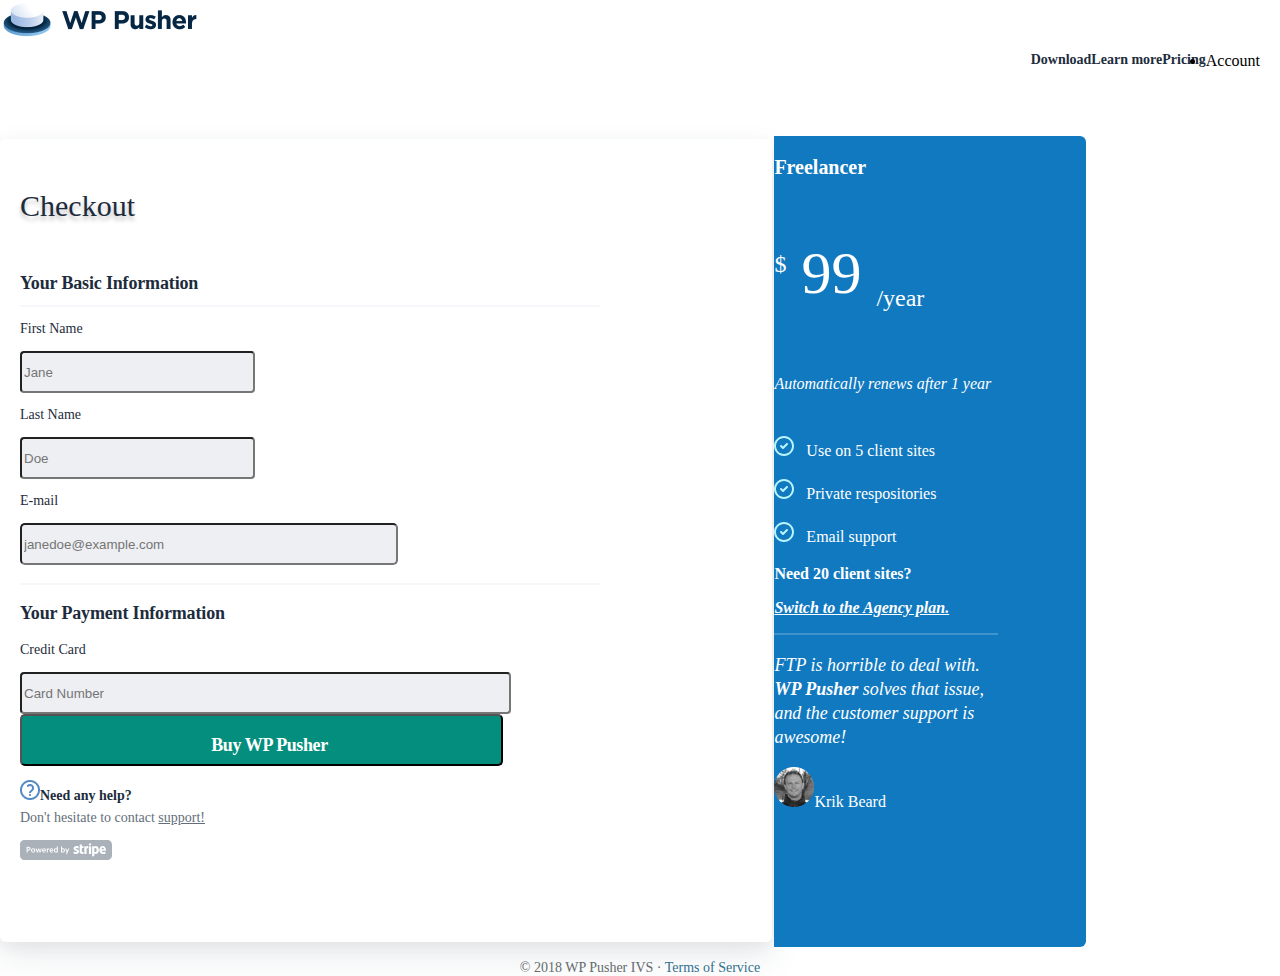
<file: index.html>
<!DOCTYPE html>
<html lang="en">
<head>
    <meta charset="UTF-8">
    <meta name="viewport" content="width=device-width, initial-scale=1.0">
    <title>WP-pusher</title>
    <link rel="stylesheet" href="wppusher.css">
</head>
<body id="body">
<div>
    <div id="rectangle">
        <div>
            <img  id="image" src="./Assets/wppusher-logo copy.png" alt="logo">
        </div>
        <div class="margintop">
            <li id="margin-topp">Download</li>
            <li id="margin-toppp">Learn more</li>
            <li  id="margin-top">Pricing</li>
            <li>Account</li>
        </div>
    </div>
    


    <div>
        <div>
            <form class="form"> 
            <p id="checkout">Checkout</p>
            <div id="basic-info">Your Basic Information</div>
            <div class="names">

                <div class="rectangle-thin"></div>
                <p id="first-name">First Name</p>
                <input  class="name-input" type="text" placeholder="Jane"/>
                <p id="last-name">Last Name</p>
                <input  class="name-input" type="text" placeholder="Doe"/>
            </div>
            <div>
                <p id="email">E-mail</p>
                <input type="text"  id="emailinput" placeholder="janedoe@example.com"/>
            </div>
<br>
            <div class="rectangle-thin"></div>

            <div>
                <p id="payinfo">Your Payment Information</p>
                <div>
                    <p id="creditcard">Credit Card</p>
                    <input type="text" class="cardinput" placeholder="Card Number"/>
                </div>
            </div>
            <div>
                <button id="button"><p id="pusher">Buy WP Pusher</p></button>
               

                    <br>
                <p id="help"><img src="./Assets/Mask.jpg" >Need any help?</p> <p id="support">Don't hesitate to contact <span style="text-decoration: underline;">support!</span></p>
            </div>
            <div>
                <svg xmlns="http://www.w3.org/2000/svg" width="92" height="21" viewBox="0 0 92 21" fill="none">
                    <path opacity="0.502" fill-rule="evenodd" clip-rule="evenodd" d="M87.3613 20.1008H4.63866C2.07657 20.1008 0 18.0243 0 15.4622V4.63866C0 2.07657 2.07657 0 4.63866 0H87.3613C89.9234 0 92 2.07657 92 4.63866V15.4622C92 18.0243 89.9234 20.1008 87.3613 20.1008ZM8.60316 6.87449H6.62632V12.4726H7.6677V10.4625H8.60316C9.74272 10.4625 10.556 9.73035 10.556 8.67274C10.556 7.61513 9.74272 6.87449 8.60316 6.87449ZM13.1761 8.30706C11.9476 8.30706 11.0771 9.18531 11.0771 10.4385C11.0771 11.6832 11.9476 12.57 13.1761 12.57C14.4046 12.57 15.2674 11.6832 15.2674 10.4385C15.2674 9.18531 14.4046 8.30706 13.1761 8.30706ZM20.8245 8.40447L20.0027 11.1707L19.1808 8.40447H18.2376L17.4158 11.1707L16.594 8.40447H15.5526L16.952 12.4726H17.8874L18.7092 9.70639L19.5396 12.4726H20.475L21.8658 8.40447H20.8245ZM24.1612 8.30706C22.9977 8.30706 22.1519 9.17758 22.1519 10.4061C22.1519 11.6747 23.0139 12.57 24.2424 12.57C24.6977 12.57 25.1616 12.4641 25.6255 12.253V11.3817C25.2026 11.626 24.7874 11.7644 24.4132 11.7644C23.7298 11.7644 23.242 11.3415 23.1763 10.723H25.9347C25.951 10.5846 25.951 10.4548 25.951 10.3403C25.951 9.14511 25.2266 8.30706 24.1612 8.30706ZM29.1648 8.34726C29.0511 8.31479 28.9375 8.30706 28.8231 8.30706C28.4736 8.30706 28.1157 8.48565 27.8227 8.81113V8.40447H26.7813V12.4726H27.8227V9.75509C28.0909 9.41338 28.4574 9.22629 28.7991 9.22629C28.9212 9.22629 29.0511 9.24252 29.1648 9.27499V8.34726ZM31.549 8.30706C30.3855 8.30706 29.5397 9.17758 29.5397 10.4061C29.5397 11.6747 30.4025 12.57 31.631 12.57C32.0864 12.57 32.5502 12.4641 33.0141 12.253V11.3817C32.5904 11.626 32.176 11.7644 31.8011 11.7644C31.1184 11.7644 30.6298 11.3415 30.5649 10.723H33.3226C33.3388 10.5846 33.3388 10.4548 33.3388 10.3403C33.3388 9.14511 32.6152 8.30706 31.549 8.30706ZM37.8143 6.62245H36.7644V8.68124C36.4475 8.43694 36.0895 8.30706 35.7316 8.30706C34.6492 8.30706 33.8931 9.18531 33.8931 10.4385C33.8931 11.691 34.6492 12.57 35.7316 12.57C36.0895 12.57 36.4475 12.4401 36.7644 12.1873V12.4726H37.8143V6.62245ZM43.0545 8.30706C42.705 8.30706 42.3471 8.43694 42.0216 8.68124V6.62245H40.9802V12.4726H42.0216V12.1873C42.3471 12.4401 42.705 12.57 43.0545 12.57C44.1445 12.57 44.8929 11.691 44.8929 10.4385C44.8929 9.18531 44.1445 8.30706 43.0545 8.30706ZM48.1724 8.40447L47.1883 11.0732L46.2118 8.40447H45.1457L46.6997 12.3257L45.9188 14.2538H46.9277L49.2386 8.40447H48.1724ZM56.5212 7.95375C57.1884 7.95375 58.0365 8.15785 58.7045 8.51889V6.45082C57.977 6.16091 57.2503 6.04958 56.5228 6.04958C54.7423 6.04958 53.5556 6.97963 53.5556 8.53358C53.5556 10.9635 56.8923 10.5692 56.8923 11.6167C56.8923 12.0226 56.5398 12.1541 56.0504 12.1541C55.3229 12.1541 54.3844 11.8533 53.6476 11.4528V13.5487C54.464 13.8997 55.2912 14.0466 56.0481 14.0466C57.8734 14.0466 59.1313 13.1452 59.1313 11.5649C59.1313 8.94719 55.7752 9.41724 55.7752 8.42921C55.7752 8.08672 56.0612 7.95375 56.5212 7.95375ZM63.5341 6.1957H61.8673L61.8657 4.28921L59.7227 4.74534L59.7126 11.7876C59.7126 13.0872 60.6906 14.0466 61.9933 14.0466C62.7108 14.0466 63.2411 13.9167 63.5333 13.7559V11.9693C63.2527 12.0814 61.8673 12.4842 61.8673 11.1908V8.0674H63.5341V6.1957ZM68.2462 6.19647C67.954 6.09133 66.9281 5.8996 66.4139 6.84434L66.2763 6.1957H64.3783V13.8897H66.5724V8.67351C67.0912 7.9924 67.9671 8.12383 68.2462 8.21429V6.19647ZM71.1253 3.27025L68.9219 3.73876V5.52696L71.1253 5.05845V3.27025ZM71.1253 6.1957H68.9219V13.8897H71.1253V6.1957ZM75.8613 6.04958C75.0009 6.04958 74.445 6.45469 74.142 6.73765L74.0275 6.1957H72.0948L72.0955 16.4425L74.2904 15.9755L74.295 13.4915C74.6105 13.7227 75.0797 14.0466 75.8482 14.0466C77.4184 14.0466 78.8548 12.7834 78.8548 9.99398C78.8548 7.43808 77.4029 6.04958 75.8613 6.04958ZM82.7606 6.04958C80.6724 6.04958 79.4014 7.82464 79.4014 10.0605C79.4014 12.7076 80.8997 14.0466 83.0381 14.0466C84.0872 14.0466 84.875 13.8085 85.4711 13.4776V11.7095C84.8727 12.011 84.1862 12.195 83.3149 12.195C82.4591 12.195 81.7053 11.892 81.6071 10.863H85.9048C85.9149 10.7447 85.9342 10.2847 85.9342 10.0721C85.9342 7.82386 84.8456 6.04958 82.7606 6.04958ZM82.7467 7.83933C83.2855 7.83933 83.8576 8.25449 83.8576 9.24252H81.5878C81.5878 8.25371 82.1977 7.83933 82.7467 7.83933ZM75.3364 12.1077C74.8215 12.1077 74.5146 11.9221 74.3012 11.691L74.2881 8.42921C74.5169 8.17795 74.8331 7.99395 75.3364 7.99395C76.1397 7.99395 76.6924 8.89385 76.6924 10.0419C76.6924 11.224 76.1482 12.1077 75.3364 12.1077ZM42.8349 11.6747C42.5504 11.6747 42.2651 11.5526 42.0216 11.309V9.568C42.2651 9.3237 42.5504 9.20155 42.8349 9.20155C43.4209 9.20155 43.8276 9.70639 43.8276 10.4385C43.8276 11.1707 43.4209 11.6747 42.8349 11.6747ZM35.9596 11.6747C35.3651 11.6747 34.9585 11.1707 34.9585 10.4385C34.9585 9.70639 35.3651 9.20155 35.9596 9.20155C36.2441 9.20155 36.5286 9.3237 36.7644 9.568V11.309C36.5286 11.5526 36.2441 11.6747 35.9596 11.6747ZM31.5088 9.11187C31.9719 9.11187 32.3059 9.49456 32.3384 10.0481H30.5649C30.6136 9.48682 31.004 9.11187 31.5088 9.11187ZM24.1202 9.11187C24.5841 9.11187 24.9181 9.49456 24.9506 10.0481H23.1763C23.2257 9.48682 23.6162 9.11187 24.1202 9.11187ZM13.1761 11.6995C12.5661 11.6995 12.1432 11.1869 12.1432 10.4385C12.1432 9.69015 12.5661 9.17758 13.1761 9.17758C13.7784 9.17758 14.2012 9.69015 14.2012 10.4385C14.2012 11.1869 13.7784 11.6995 13.1761 11.6995ZM8.45704 9.61671H7.6677V7.72104H8.45704C9.05929 7.72104 9.48218 8.10373 9.48218 8.67274C9.48218 9.23402 9.05929 9.61671 8.45704 9.61671Z" fill="#566473"/>
                </svg>
            </div>
            </form>
        </div>

        <div id="divvv">
            <p id="free-lancer">Freelancer</p>
            
            <p style="color: white; font-size: 3.75rem;"><sup style="color: white; font-size: 1.5rem; font-family: lato;">$</sup> 99 <sub style="color: white; font-size: 1.5rem; font-family: lato; ">/year</sub></p>




            <p id="renew">Automatically renews after 1 year</p>

            <div>
                <div>
                <p class="para"> 
                    <svg xmlns="http://www.w3.org/2000/svg" width="20" height="20" viewBox="0 0 20 20" fill="none">
                        <path fill-rule="evenodd" clip-rule="evenodd" d="M10 20C4.47715 20 0 15.5228 0 10C0 4.47715 4.47715 0 10 0C15.5228 0 20 4.47715 20 10C20 15.5228 15.5228 20 10 20ZM10 18C14.4183 18 18 14.4183 18 10C18 5.58172 14.4183 2 10 2C5.58172 2 2 5.58172 2 10C2 14.4183 5.58172 18 10 18ZM6.29289 9.29289C6.68342 8.90237 7.31658 8.90237 7.70711 9.29289L9 10.5858L12.2929 7.29289C12.6834 6.90237 13.3166 6.90237 13.7071 7.29289C14.0976 7.68342 14.0976 8.31658 13.7071 8.70711L9.70711 12.7071C9.31658 13.0976 8.68342 13.0976 8.29289 12.7071L6.29289 10.7071C5.90237 10.3166 5.90237 9.68342 6.29289 9.29289Z" fill="#B9F5FF"/>
                        </svg> &nbsp;   Use on 5 client sites</p>
                </div>

                <div>
                <p class="para"><svg xmlns="http://www.w3.org/2000/svg" width="20" height="20" viewBox="0 0 20 20" fill="none">
                    <path fill-rule="evenodd" clip-rule="evenodd" d="M10 20C4.47715 20 0 15.5228 0 10C0 4.47715 4.47715 0 10 0C15.5228 0 20 4.47715 20 10C20 15.5228 15.5228 20 10 20ZM10 18C14.4183 18 18 14.4183 18 10C18 5.58172 14.4183 2 10 2C5.58172 2 2 5.58172 2 10C2 14.4183 5.58172 18 10 18ZM6.29289 9.29289C6.68342 8.90237 7.31658 8.90237 7.70711 9.29289L9 10.5858L12.2929 7.29289C12.6834 6.90237 13.3166 6.90237 13.7071 7.29289C14.0976 7.68342 14.0976 8.31658 13.7071 8.70711L9.70711 12.7071C9.31658 13.0976 8.68342 13.0976 8.29289 12.7071L6.29289 10.7071C5.90237 10.3166 5.90237 9.68342 6.29289 9.29289Z" fill="#B9F5FF"/>
                    </svg>    &nbsp;  Private respositories</p>
                </div>


                <div>
                     <p class="para"> 
                            <svg xmlns="http://www.w3.org/2000/svg" width="20" height="20" viewBox="0 0 20 20" fill="none">
                                <path fill-rule="evenodd" clip-rule="evenodd" d="M10 20C4.47715 20 0 15.5228 0 10C0 4.47715 4.47715 0 10 0C15.5228 0 20 4.47715 20 10C20 15.5228 15.5228 20 10 20ZM10 18C14.4183 18 18 14.4183 18 10C18 5.58172 14.4183 2 10 2C5.58172 2 2 5.58172 2 10C2 14.4183 5.58172 18 10 18ZM6.29289 9.29289C6.68342 8.90237 7.31658 8.90237 7.70711 9.29289L9 10.5858L12.2929 7.29289C12.6834 6.90237 13.3166 6.90237 13.7071 7.29289C14.0976 7.68342 14.0976 8.31658 13.7071 8.70711L9.70711 12.7071C9.31658 13.0976 8.68342 13.0976 8.29289 12.7071L6.29289 10.7071C5.90237 10.3166 5.90237 9.68342 6.29289 9.29289Z" fill="#B9F5FF"/>
                                </svg>   &nbsp;    Email support</p>
                </div>
            </div>
            <div>
                <p id="sites">Need 20 client sites?</p> <p id="agency">Switch to the Agency plan.</p>
            </div>
           <div class="thin-rectangle"></div>
            <div>
                <p id="para1">
                    FTP is horrible to deal with. <span style="font-weight: 700;"> WP Pusher </span> solves that issue, and the customer support is awesome!
                </p>
            </div>
            <div>
                <!--Replace me with an image-->
                
                <p style="color: white;"><img src="./Assets/Bitmap.png">Krik Beard </p>
            </div>
        </div>

        <br>

        <div class="endidng">
            © 2018 WP Pusher IVS · <span style="color: #31708F;"> Terms of Service</span></span>
        </div>
    </div>



</body>
</html>
</file>
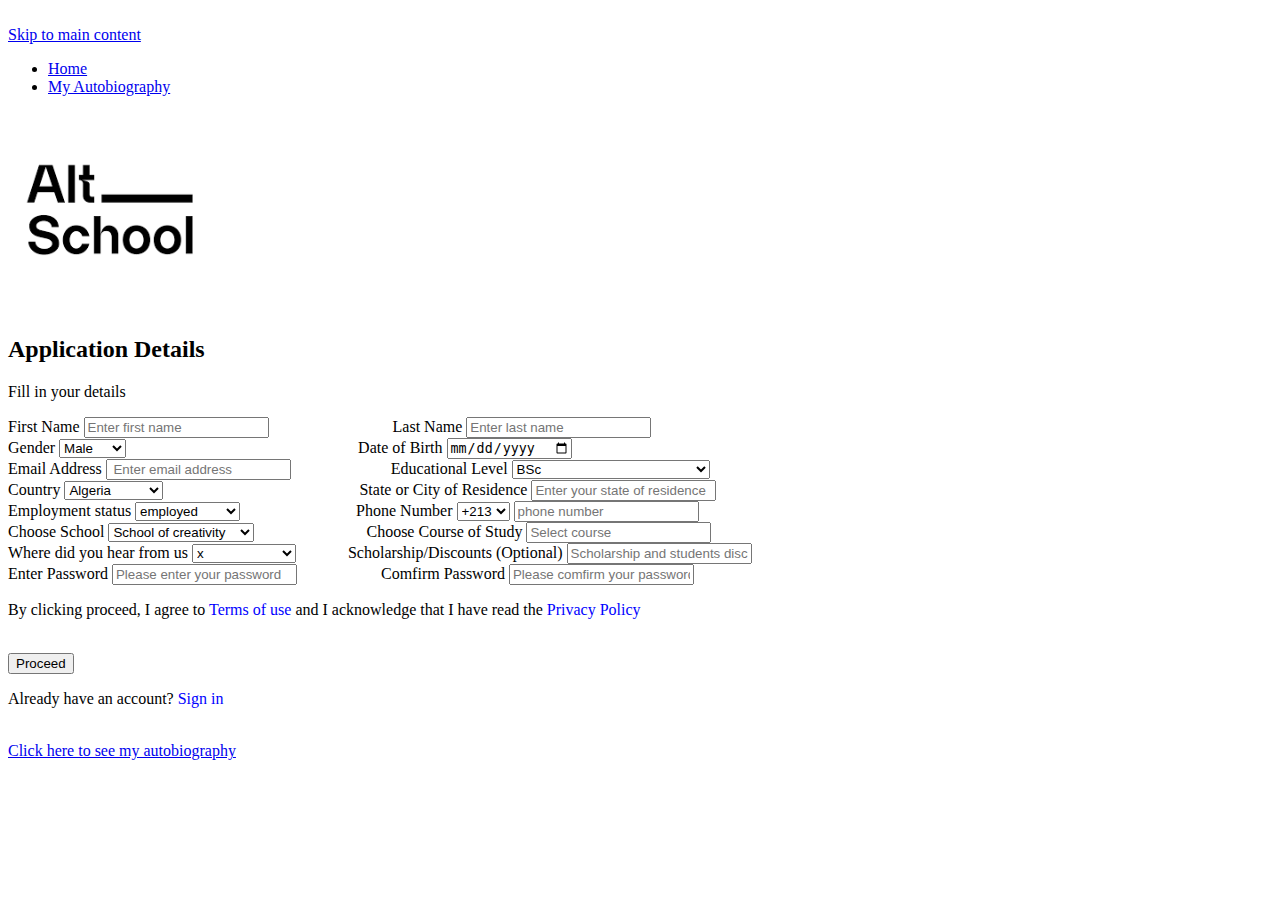
<file: AltSchool-Africa-Admission-Form.html>
<!DOCTYPE html>
<html lang="en">
<head>
    <meta charset="UTF-8">
    <meta name="viewport" content="width=device-width, initial-scale=1.0">
    <title>Signup</title>
</head>

<main>


<body>

    <br>

    <header>
      <a href="AltSchool-Africa-Admission-Form.html" class="skip-to-main-content-link">Skip to main content</a>
      <nav>
        <ul>
            <li><a href="AltSchool-Africa-Admission-Form.html">Home</a></li>
            <li> <a href="Josephine-Jerome-Biography.html">My Autobiography</a></li>
        </ul>
      </nav>

    <title>
        AltSchool sign up
    </title>
    </header>



    <article>
<img src="./Assets/AltSchool.png" alt="ERRRRR invalid image source" width="200" height="200">


<form action="action-page.php">
    <div class="form group">

    </article>

    <article>
<h2>
    Application Details
</h2>
    </article>

    <section>
<p>
    Fill in your details
</p>

<label for="Name"> First Name</label> 
<input type="text" placeholder="Enter first name" name="First Name" required maxlength="15"  ="First name required"> &emsp; &emsp; &emsp; &emsp; &emsp; &emsp;

<label for="Last Name"> Last Name</label>
<input type="text" placeholder="Enter last name" name="Last Name"  required maxlength="20"  id="Last Name Required">
    </div>

<div>
<label for="Gender"> Gender</label>
<select>
    <option>
        Male
    </option>
    <option>
        Female
    </option>
</select> &emsp; &emsp; &emsp; &emsp; &emsp; &emsp; &emsp; &emsp; &emsp; &nbsp; &nbsp; &nbsp; &nbsp; &nbsp; &nbsp;

<label for="Date Of Birth"> Date of Birth</label>
<input type="date" placeholder="Date Of Birth" name="Date of birth"  required maxlength="4" required minlength="2"   id="Important">
</div>

<div class="form group">
    <label for="Email"> Email Address</label>
    <input type="email" placeholder=" Enter email address" name="Email Address" id="Important"> &emsp; &emsp; &emsp;  &emsp; &nbsp; &nbsp;

    <label for="Educational Level">Educational Level</label>
    <select>
        <option>
            BSc
        </option>
        <option>
            MSc
        </option>
        <option>
            Doctorate(Phd)
        </option>
        <option>Secondary school/Highschool</option>
        <option>
            Under graduate
        </option>
        <option>
            Junior/Middle school
        </option>
        <option>
            Post graduate
        </option>
    </select>
</div>

<div class="form group">
    <label for="Country" placeholder="Select Country">Country</label> 
    <select>
        <option>
            Algeria
        </option>
        <option>
            Ghana
        </option>
        <option>
            Mali
        </option>
        <option>
            Mozambique
        </option>
        <option>
            Niger
        </option>
        <option>
            Nigeria
        </option>
        <option>
            South Africa
        </option>
        <option>
            Zambia
        </option>
        <option>
            Zimbabwe
        </option>
    </select> &emsp; &emsp; &emsp; &emsp;&emsp; &emsp; &emsp; &nbsp; &nbsp; &nbsp; &nbsp; &nbsp; &nbsp; &nbsp;

    <label for="State or City of Residence"> State or City of Residence</label>
    <input type="text" placeholder="Enter your state of residence" name="State or City of Residence" id="Important">
</div>

<div>
    <label for="Employment status">Employment status</label>
    <select>
        <option>
            employed
        </option>
        <option>
            unemployed
        </option>
        <option>
            self employed
        </option>
    </select> &emsp; &emsp; &emsp; &emsp; &nbsp;  &nbsp; &nbsp; &nbsp;

    <label for="Phone number">Phone Number</label>
    <select>
        <option>
         +213
        </option>
        <option>
            +233
        </option>
        <option>
            +223
        </option>
        <option>
            +258
        </option>
        <option>
            +234
        </option>
        <option>
            +227
        </option>
        <option>
            +27
        </option>
        <option>
            +260
        </option>
        <option>
            +263
        </option>
    </select>
    <input type="tel" placeholder="phone number" required maxlength="12">
</div>

<div>
    <label for="Choose School"> Choose School</label>
    <select>
        <option>
            School of creativity
        </option>
        <option>
            School of business
        </option>
        <option>
            School of Marketing
        </option>
        <option>
            School of technology
        </option>
    </select> &emsp; &emsp; &emsp; &emsp; &emsp; &nbsp;

    <label for="Choose Course Of Study">Choose Course of Study</label>
    <input type="text" placeholder="Select course"
</div>

<div>
    <label for="Name"> Where did you hear from us</label>
    <select>
        <option>
            x
        </option>
        <option>
            Facebook
        </option>
        <option>
            Linked In
        </option>
        <option>
            Youtube
        </option>
        <option> Friend </option>
        <option>
            Instagram
        </option>
        <option>
            Bill board
        </option>
        <option>
            family/relative
        </option>
    </select> &emsp; &emsp; &nbsp;
     <label for="Name">Scholarship/Discounts (Optional)</label>
    <input type="text" placeholder="Scholarship and students discounts" name="Scholarship and student discounts" id="Important">

</div>

<div>
    <label for="Name">Enter Password</label>
    <input type="text" placeholder="Please enter your password" id="Important" minlength="5" maxlength="10"> &emsp; &emsp; &emsp; &emsp;

    <label for="Name">Comfirm Password</label>
    <input type="text" placeholder="Please comfirm your password" id="Important" minlength="5" maxlength="10"> 
</div>
</form>

</section>

<p>By clicking proceed, I agree to <span style="color: blue;">Terms of use</span>      and I acknowledge that I have read the   <span style="color: blue;">Privacy Policy</span></p>

<br>
<form>
  <div class="clearfix">
    <button type="submit" class="signup button">Proceed</button>
  </div> 

  <div>
    <p>Already have an account? <span style="color: blue;">Sign in </span></p>
  </div>
</form>


<br>

<div id="main-content">
    <!--Your main Content goes here -->
    <a href="Josephine-Jerome-Biography.html" class="skip-navigation">Click here to see my autobiography</a>
</div>

</main>


</body>
</html>
</file>
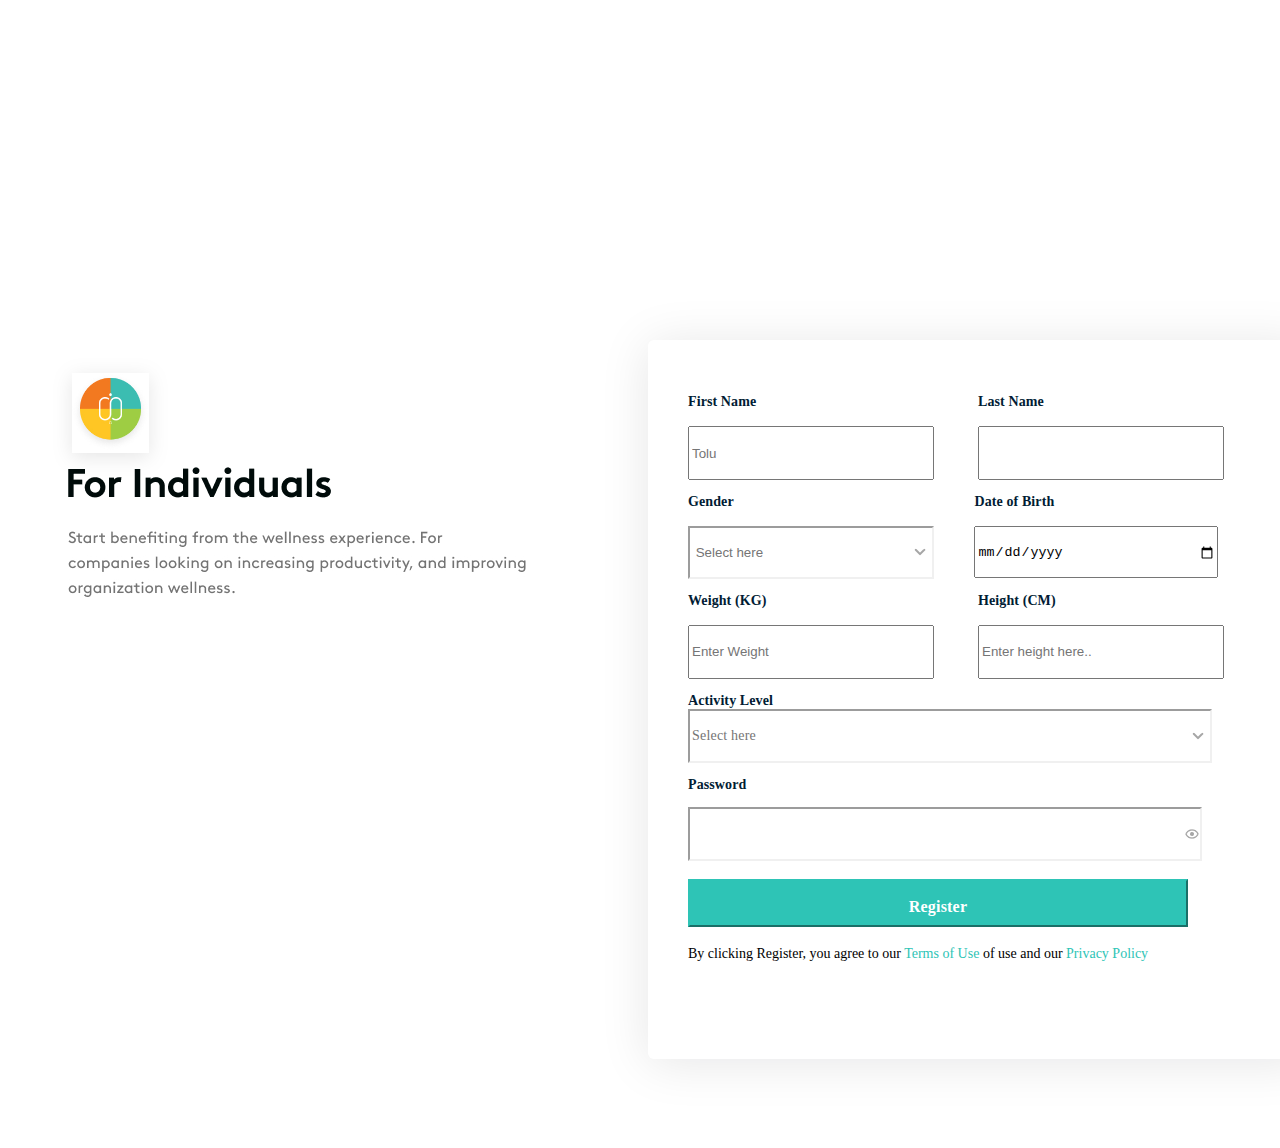
<file: responsive.html>
<!DOCTYPE html>
<html lang="en">
<head>
    <meta charset="UTF-8">
    <meta name="viewport" content="width=device-width, initial-scale=1.0">
    <title>Responsive figma design</title>
    <link rel="stylesheet" href="responsive.css">
</head>
<body>

<div class="first-div">

    <div class="second-div">


<img class="logo" src="./Assets/Logo.jpg" alt="">

<div id="individuals">
    <img src="./Assets/For Individuals copy.png" alt="">
</div>




<img  class="img"        src="./Assets/Start benefiting from the wellness experience. For companies looking on increasing productivity, and improving organization wellness..jpg" alt="sdfghjk"/>
<!--All the above information is for an image-->
   
    <!--The end of the new heading or so -->

<!--The form beginning -->
    </div>



    <div>
<form>
 <div class="form">

<div class="flex">
    <div>
        <p class="paragarph-text">First Name</p>
        <input type="text" class="input" placeholder="Tolu" >
        
    </div>
    <div>
        <p class="paragarph-text">Last Name</p>
        <input type="text" class="input" placeholder="  ">
    </div>
 </div>

 <div class="flex">
    <div>
        <p class="paragarph-text">Gender</p>
        <input type="text"  class="gender-input"  id="gender" placeholder=" Select here ">
    </div>
    <div>
        <p class="paragarph-text">Date of Birth</p>
        <input type="date" class="input" placeholder="">
    </div>
 </div>

 <div class="flex"> 
    <div>
        <p class="paragarph-text">Weight (KG)</p>
        <input type="text" class="input"placeholder="Enter Weight">
    </div>
    <div>
        <p class="paragarph-text">Height (CM)</p>
        <input type="text" class="input"placeholder="Enter height here..">
    </div>
 </div>

 <div>
    <p class="paragarph-secondtext">Activity Level
    <input type="text"   id="activity-level"     class="second-input" placeholder="Select here">
 </div>
<div>
    <p class="paragarph-secondtext">Password</p>
    <input type="text"   id="password"            class="second-input" placeholder="  ">
</div>
<br>
<div>
    <button class="register-id"><p id="register-text">Register</p></button>
    

<p id="paragraph">By clicking Register, you agree to our <span style="color: #2ec4b6;">Terms of Use</span> of use and our <span style="color: #2ec4b6;">Privacy Policy</span></p>

    </div>

</div>
</form>
<!--The form ending-->

</div>

</body>
</html>
</file>
<file: wppusher.css>
#body{
    margin: 0;
}





#pusher{
    width: 30.1875rem;
    color: #FFF;

text-align: center;
font-family: Lato;
font-size: 1.125rem;
font-style: normal;
font-weight: 700;
line-height: normal;
letter-spacing: -0.02475rem;
}

.names{
    width: 100%;
    overflow: hidden;
}



.form{
    width: 45.75rem;
    height: 47.6875rem;
    flex-shrink: 0;
    margin-top: 6rem;
    padding: 1.25rem;
    border-radius: 0.375rem;
    box-shadow: 0px 5px 15px 0px rgba(0, 0, 0, 0.05), 0px 15px 35px 0px rgba(43, 64, 78, 0.10);
}

#checkout{
    width: 10.0625rem;
    height: 3.375rem;
    flex-shrink: 0;
    color: #1D2C3C;

   text-shadow: 0px 4px 4px rgba(0, 0, 0, 0.25);
   font-family: Lato;
   font-size: 1.875rem;
   font-style: normal;
   font-weight: 400;
   line-height: normal;
}

#basic-info{
    width: 13.75rem;
    height: 2rem;
    flex-shrink: 0;
    color: #1D2C3C;

    font-family: Lato;
    font-size: 1.125rem;
    font-style: normal;
    font-weight: 700;
    line-height: normal;
    letter-spacing: -0.01rem;
}

#first-name{
    width: 11.6875rem;
    color: #1D2C3C;

   font-family: Lato;
   font-size: 0.875rem;
   font-style: normal;
   font-weight: 400;
   line-height: normal;

}

#last-name{
    width: 14.1875rem;
    color: #1D2C3C;

   font-family: Lato;
   font-size: 0.875rem;
   font-style: normal;
   font-weight: 400;
   line-height: normal;

}


.name-input{
    width: 14.1875rem;
    height: 2.25rem;
    flex-shrink: 0;
    border-radius: 0.25rem;
    background: #EDEFF2;
}

#email{
    width: 11.6875rem;
    color: #1D2C3C;
   font-family: Lato;
   font-size: 0.875rem;
   font-style: normal;
   font-weight: 400;
   line-height: normal;

}

#emailinput{
    width: 23.125rem;
    height: 2.25rem;
    flex-shrink: 0;
    border-radius: 0.3125rem;
    background: #EDEFF2;
}

#payinfo{
    width: 15.375rem;
    color: #1D2C3C;
   font-family: Lato;
   font-size: 1.125rem;
   font-style: normal;
   font-weight: 700;
   line-height: normal;
   letter-spacing: -0.01rem;
}

#creditcard{
    width: 11.6875rem;
    color: #1D2C3C;

   font-family: Lato;
   font-size: 0.875rem;
   font-style: normal;
   font-weight: 400;
   line-height: normal;
}

.cardinput{
    width: 30.1875rem;
    height: 2.25rem;
    flex-shrink: 0;
    border-radius: 0.25rem;
    background: #EDEFF2;
}

#button{
    width: 30.1875rem;
    height: 3.25rem;
   flex-shrink: 0;
   border-radius: 0.3125rem;
   background: #038E7D;
}

#help{
    width: 18.9375rem;
    height: 1rem;
    flex-shrink: 0;
    color: #1D2C3C;

    font-family: Lato;
    font-size: 0.875rem;
    font-style: normal;
    font-weight: 700;
    line-height: normal;
    letter-spacing: -0.00063rem;
    
}

.dollar{
    color: #FFF;
   font-family: Lato;
   font-size: 1.5rem;
   font-style: normal;
   font-weight: 700;
   line-height: normal;
   letter-spacing: -0.0
}
#support{
    color: #646E7A;
    font-family: Lato;
    font-size: 0.875rem;
    font-style: normal;
    font-weight: 400;
    line-height: normal;
    letter-spacing: -0.00063rem;
}



#free-lancer{
    color: #FFF;
    font-family: Lato;
    font-size: 1.25rem;
    font-style: normal;
    font-weight: 700;
    line-height: normal;
    letter-spacing: -0.00063rem;
}

#divvv{
    width: 19.5rem;
    height: 50.6875rem;
    flex-shrink: 0;
    justify-content: center;
    position: absolute;
    left: 30rem;
    top: 8.5rem;
    left: 48.4rem;
    border-radius: 0rem 0.375rem 0.375rem 0rem;
    background: #1179bf
}

#renew{
    height: 3rem;
    width: 14.3125rem;
    color: #FFF;
   font-family: Lato;
   font-size: 1rem;
   font-style: italic;
   font-weight: 400;
   line-height: 1.5rem; /* 150% */
   letter-spacing: -0.0005rem;

}

#yearly{
    color: #FFF;
    font-family: Lato;
    font-size: 3.75rem;
    font-style: normal;
    font-weight: 300;
    line-height: normal;
    letter-spacing: -0.00094rem;
}
/*rectangle{
    width: 84.875rem;
    height: 0.125rem;
    flex-shrink: 0;
    background: #E0E6EA;
}
*/
#image{
    width: 12.5rem;
    height: 2.4375rem;
    flex-shrink: 0;
    top: 0;

}


.margintop{
    margin-top: 2rem;
    display: flex;
    position: absolute;
    right: 0;
    top: -0;
    
    padding: 20px;
}
#margin-top{
    display: inline-block;
    text-align: center;
    color: #1D2C3C;
    font-size: 14px;
    font-family: Lato;
    font-weight: 700;
    word-wrap: break-word;
}


#margin-topp{
    display: inline-block;
    top: -20rem;
    text-align: center;
    color: #1D2C3C;
    font-size: 14px;
    font-family: Lato;
    font-weight: 700;
    word-wrap: break-word;
}


#margin-toppp{
    display: inline-block;
    text-align: center;
    color: #1D2C3C;
    font-size: 14px;
    font-family: Lato;
    font-weight: 700;
    word-wrap: break-word;
}

.para{
    color: #FFF;
    font-family: Lato;
    font-size: 1rem;
    font-style: normal;
    font-weight: 400;
    line-height: 1.5rem; /* 150% */
    letter-spacing: -0.0005rem;
}

#para1{
    width: 14.1875rem;
    color: #FFF;
    font-family: Lato;
    font-size: 1.125rem;
    font-style: italic;
    font-weight: 400;
    line-height: 1.5rem; /* 133.333% */
    letter-spacing: -0.00056rem;
}

#year{
    color: #FFF;
    font-family: Lato;
    font-size: 1.125rem;
    font-style:  italic;
    font-weight: 700;
    line-height: normal;
    letter-spacing: -0.00094rem;
}

#put-them{
    display: inline-block;
}

#sites{
    color: #FFF;
    font-family: Lato;
    font-size: 1rem;
    font-style: normal;
    font-weight: 700;
    line-height: normal;
    letter-spacing: -0.0005rem;

}

#agency{
    color: #FFF;
    font-family: Lato;
    font-size: 1rem;
    font-style: italic;
    font-weight: 700;
    line-height: normal;
    letter-spacing: -0.0005rem;
    text-decoration: underline;
}

.thin-rectangle{
    width: 14rem;
    height: 0.125rem;
    flex-shrink: 0;
    opacity: 0.2005;
    background: #FFF
}

.endidng{
    color: #636B6F;
    text-align: center;
    font-family: Lato;
    font-size: 0.875rem;
    font-style: normal;
    font-weight: 400;
    line-height: normal;
}

.rectangle-thin{
    width: 36.25rem;
    height: 0.125rem;
    flex-shrink: 0;
    background: #F5F7FA;
}
</file>
<file: responsive.css>
/* * {
    margin: 0;
    padding: 0;
    box-sizing: border-box;
}

.contentLeft {
  display: flex;
  justify-content: center;
  align-items: center;
} */



*.form{
    position: relative;
    top: -5.06rem;
    left: 40rem;
    width: 36.25rem;
    height: 42.4375rem;
    padding-left: 2.5rem;
    padding-right: 2.5rem;
    padding-top: 2.5rem;
    flex-shrink: 0;
    border-radius: 0.375rem;
    background: #FFF;
    box-shadow: 0px 4px 50px 0px rgba(4, 8, 19, 0.10);
}

.flex{
    display: flex;
}


.paragarph-text{
    width: 9.9375rem;
    color: var(--Text-Headings, #011C34);
    font-family: Sofia Pro;
    font-size: 0.875rem;
    font-style: normal;
    font-weight: 600;
    line-height: normal;
    letter-spacing: 0.00625rem;
    display: inline-flex;
padding: 0rem 4.9375rem 0.125rem 0rem;
align-items: center;
}

.paragarph-secondtext{
    width: 20.8125rem;
    color: var(--Text-Headings, #011C34);
    font-family: Sofia Pro;
    font-size: 0.875rem;
    font-style: normal;
    font-weight: 600;
    line-height: normal;
    letter-spacing: 0.00625rem;
}


.register-id{
    width: 31.25rem;
    height: 3rem;
    flex-shrink: 0;
    fill: var(--cl-green, #2EC4B6);
    background-color: #2EC4B6;
    border-color: #2EC4B6;
    filter: drop-shadow(0px 10px 40px #2ec4b6(0, 0, 0, 0.10))
}

#register-text{
    color: var(--Basic-100, #FFF);
    text-align: center;
    font-family: Sofia Pro;
    font-size: 1rem;
    font-style: normal;
    font-weight: 600;
    line-height: normal;
    letter-spacing: 0.0125rem;

}
    


.text{
    width: 28.75rem;
    height: 4.6875rem;
    color: var(--cl-grey, #737373);
    font-family: Brown;
    font-size: 1rem;
    font-style: normal;
    font-weight: 400;
    line-height: 1.5625rem; /* 156.25% */

}

.logo{
    width: 4.83331rem;
height: 5rem;
position: relative;
top: 10rem;
left: 4rem;
padding-top: 12.81rem;
flex-shrink: 0;

filter: drop-shadow(0px 4px 10px rgba(0, 0, 0, 0.10));
}
.input{
    justify-content: space-between;
    margin-right: 15px;
    width: 14.877rem;
    height: 3rem;
    flex-shrink: 0;

}

.gender-input{
    width: 14.875rem;
height: 1000rem;
flex-shrink: 0;
}


#activity-level{
    background-image: url(./Assets/u_angle-down.jpg);
    background-repeat: no-repeat;
    padding-right: 0.5rem;
    background-position: right;
    right: 0.12rem;
    height: 3rem;
    width: 31.90rem;
    border-color: #f0f0f0;
}

#password{
    background-image: url(./Assets/show.png);
    background-repeat: no-repeat;
    padding-right: 0.5rem;
    background-position: right;
    right: 1.12rem;
    height: 3rem;
    width: 31.25rem;
    border-color: #f0f0f0;
}
#gender{
    background-image: url(./Assets/u_angle-down.jpg);
    background-repeat: no-repeat;
    background-position: right;
    right: 0.12rem;
    height: 2.9rem;
    border-color: #f0f0f0;
}
.second-input{
    color: var(--CL-Grey, #737373);
    font-family: Sofia Pro;
    font-size: 0.875rem;
    font-style: normal;
    font-weight: 300;
    line-height: 1.25rem; /* 142.857% */
    letter-spacing: 0.0125rem;

    border-radius: 1px solid var(--cl-grey-3 #f0f0f0);
    width: 31.25rem;
    height: 3rem;
    flex-shrink: 0
}

#paragraph{
    font-family: Sofia Pro;
    font-size: 0.875rem;
    font-style: normal;
    font-weight: 500;
    line-height: 1.5625rem;
}


.img{
    position: relative;
    top: 180px;
    left: 60px;
    
}

#individuals{
    position: relative;
    top: 170px;
    left: 60px;
    padding-bottom: 1.2rem;
}


@media  screen and (min-width: 480px)  { 
   
}
</file>
